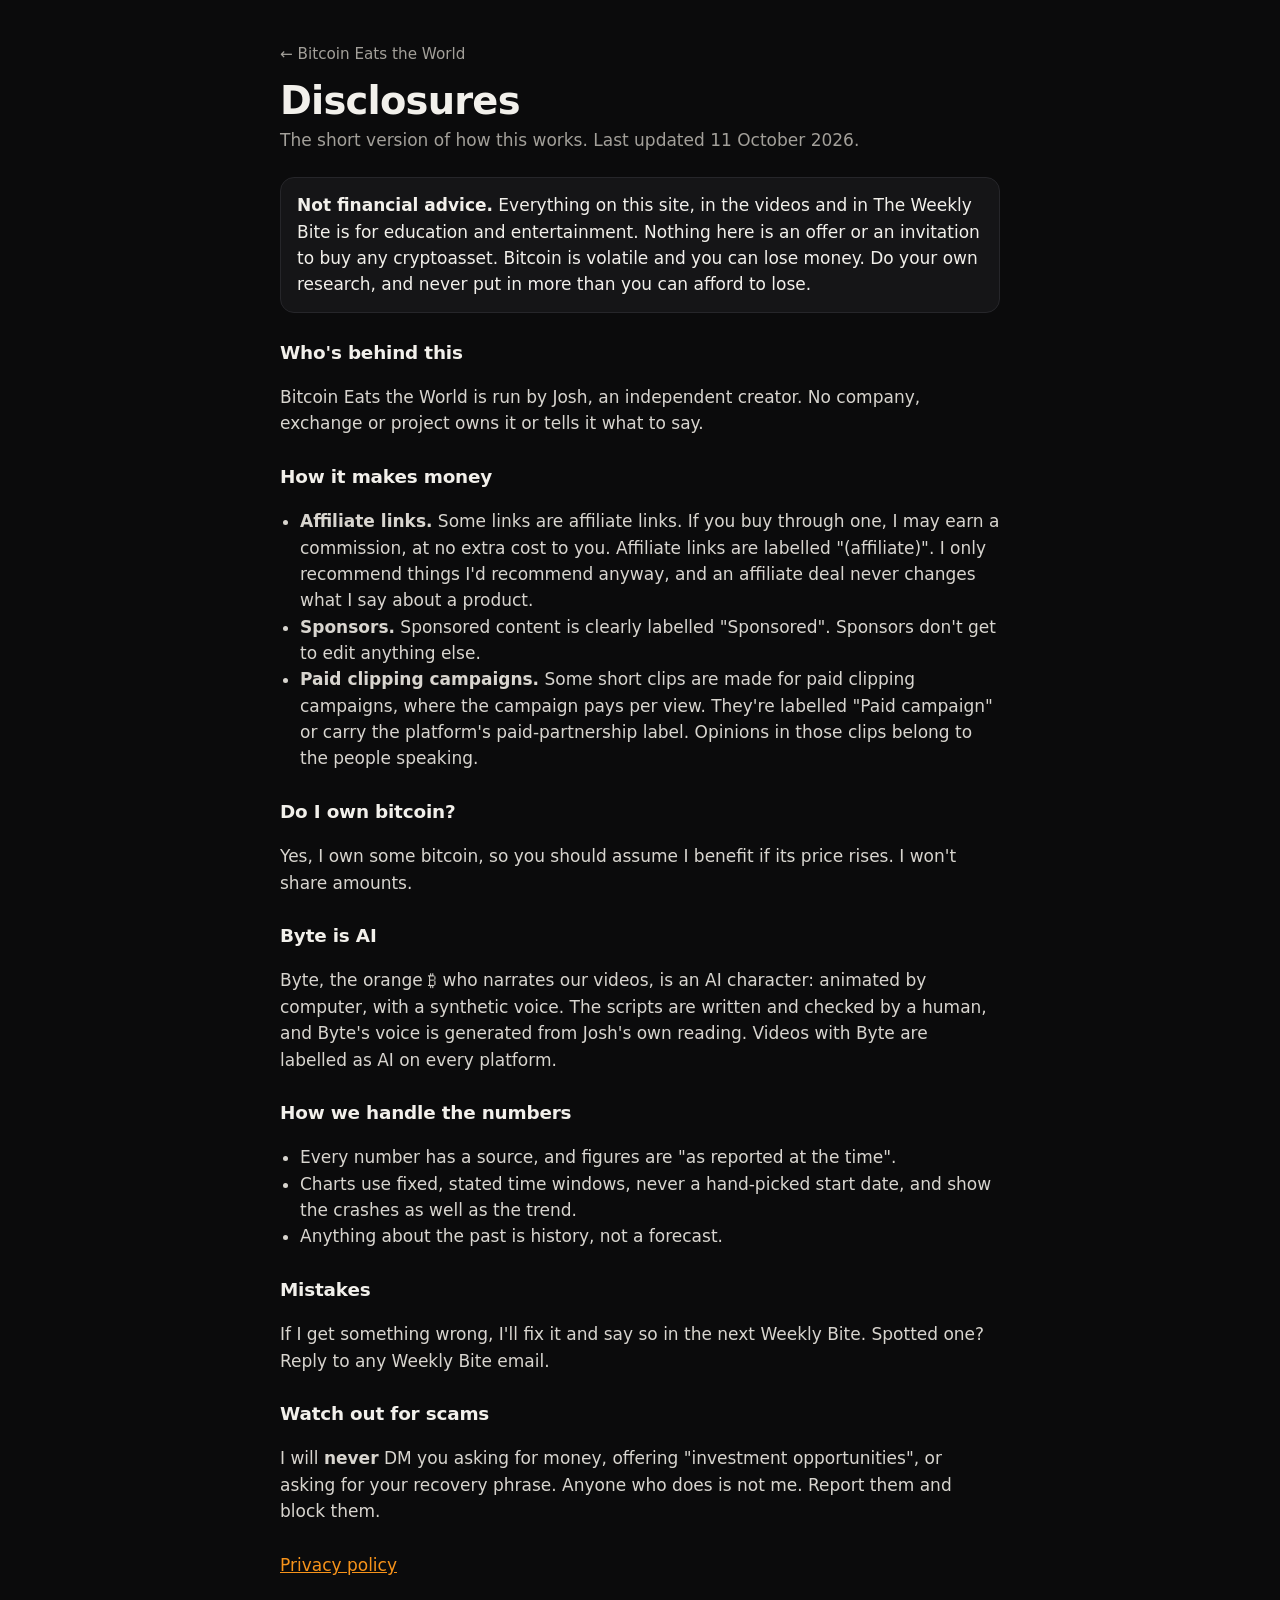
<file: disclosures.html>
<!doctype html>
<html lang="en">
<head>
  <meta charset="utf-8">
  <meta name="viewport" content="width=device-width, initial-scale=1">
  <title>Disclosures | Bitcoin Eats the World</title>
  <meta name="description" content="How Bitcoin Eats the World makes money, what's sponsored or affiliate, how Byte (our AI narrator) works, and how we handle mistakes.">
  <link rel="icon" href="brand/byte-avatar-512.png" type="image/png">
  <link rel="canonical" href="https://bitcoineatstheworld.com/disclosures">
  <link rel="stylesheet" href="styles.css?v=2">
  <style>
    .doc { padding: 40px 0 48px; }
    .doc a.home { color: var(--muted); text-decoration: none; font-size: .95rem; }
    .doc h1 { font-size: clamp(1.8rem, 6vw, 2.4rem); margin: 14px 0 6px; }
    .doc .updated { color: var(--muted); margin: 0 0 24px; }
    .doc h2 { font-size: 1.15rem; margin: 26px 0 6px; }
    .doc p, .doc li { color: #d8d5cf; }
    .doc ul { padding-left: 20px; }
    .doc .box { background: var(--panel); border: 1px solid var(--line); border-radius: var(--radius); padding: 14px 16px; margin: 18px 0; }
  </style>
</head>
<body>
<main class="wrap doc">
  <a class="home" href="./">← Bitcoin Eats the World</a>
  <h1>Disclosures</h1>
  <p class="updated">The short version of how this works. Last updated 11 October 2026.</p>

  <div class="box"><strong>Not financial advice.</strong> Everything on this site, in the videos and in The Weekly Bite is for education and entertainment. Nothing here is an offer or an invitation to buy any cryptoasset. Bitcoin is volatile and you can lose money. Do your own research, and never put in more than you can afford to lose.</div>

  <h2>Who's behind this</h2>
  <p>Bitcoin Eats the World is run by Josh, an independent creator. No company, exchange or project owns it or tells it what to say.</p>

  <h2>How it makes money</h2>
  <ul>
    <li><strong>Affiliate links.</strong> Some links are affiliate links. If you buy through one, I may earn a commission, at no extra cost to you. Affiliate links are labelled "(affiliate)". I only recommend things I'd recommend anyway, and an affiliate deal never changes what I say about a product.</li>
    <li><strong>Sponsors.</strong> Sponsored content is clearly labelled "Sponsored". Sponsors don't get to edit anything else.</li>
    <li><strong>Paid clipping campaigns.</strong> Some short clips are made for paid clipping campaigns, where the campaign pays per view. They're labelled "Paid campaign" or carry the platform's paid-partnership label. Opinions in those clips belong to the people speaking.</li>
  </ul>

  <h2>Do I own bitcoin?</h2>
  <p>Yes, I own some bitcoin, so you should assume I benefit if its price rises. I won't share amounts.</p>

  <h2>Byte is AI</h2>
  <p>Byte, the orange ₿ who narrates our videos, is an AI character: animated by computer, with a synthetic voice. The scripts are written and checked by a human, and Byte's voice is generated from Josh's own reading. Videos with Byte are labelled as AI on every platform.</p>

  <h2>How we handle the numbers</h2>
  <ul>
    <li>Every number has a source, and figures are "as reported at the time".</li>
    <li>Charts use fixed, stated time windows, never a hand-picked start date, and show the crashes as well as the trend.</li>
    <li>Anything about the past is history, not a forecast.</li>
  </ul>

  <h2>Mistakes</h2>
  <p>If I get something wrong, I'll fix it and say so in the next Weekly Bite. Spotted one? Reply to any Weekly Bite email.</p>

  <h2>Watch out for scams</h2>
  <p>I will <strong>never</strong> DM you asking for money, offering "investment opportunities", or asking for your recovery phrase. Anyone who does is not me. Report them and block them.</p>

  <p style="margin-top:28px"><a href="privacy.html">Privacy policy</a></p>
</main>
</body>
</html>
</file>
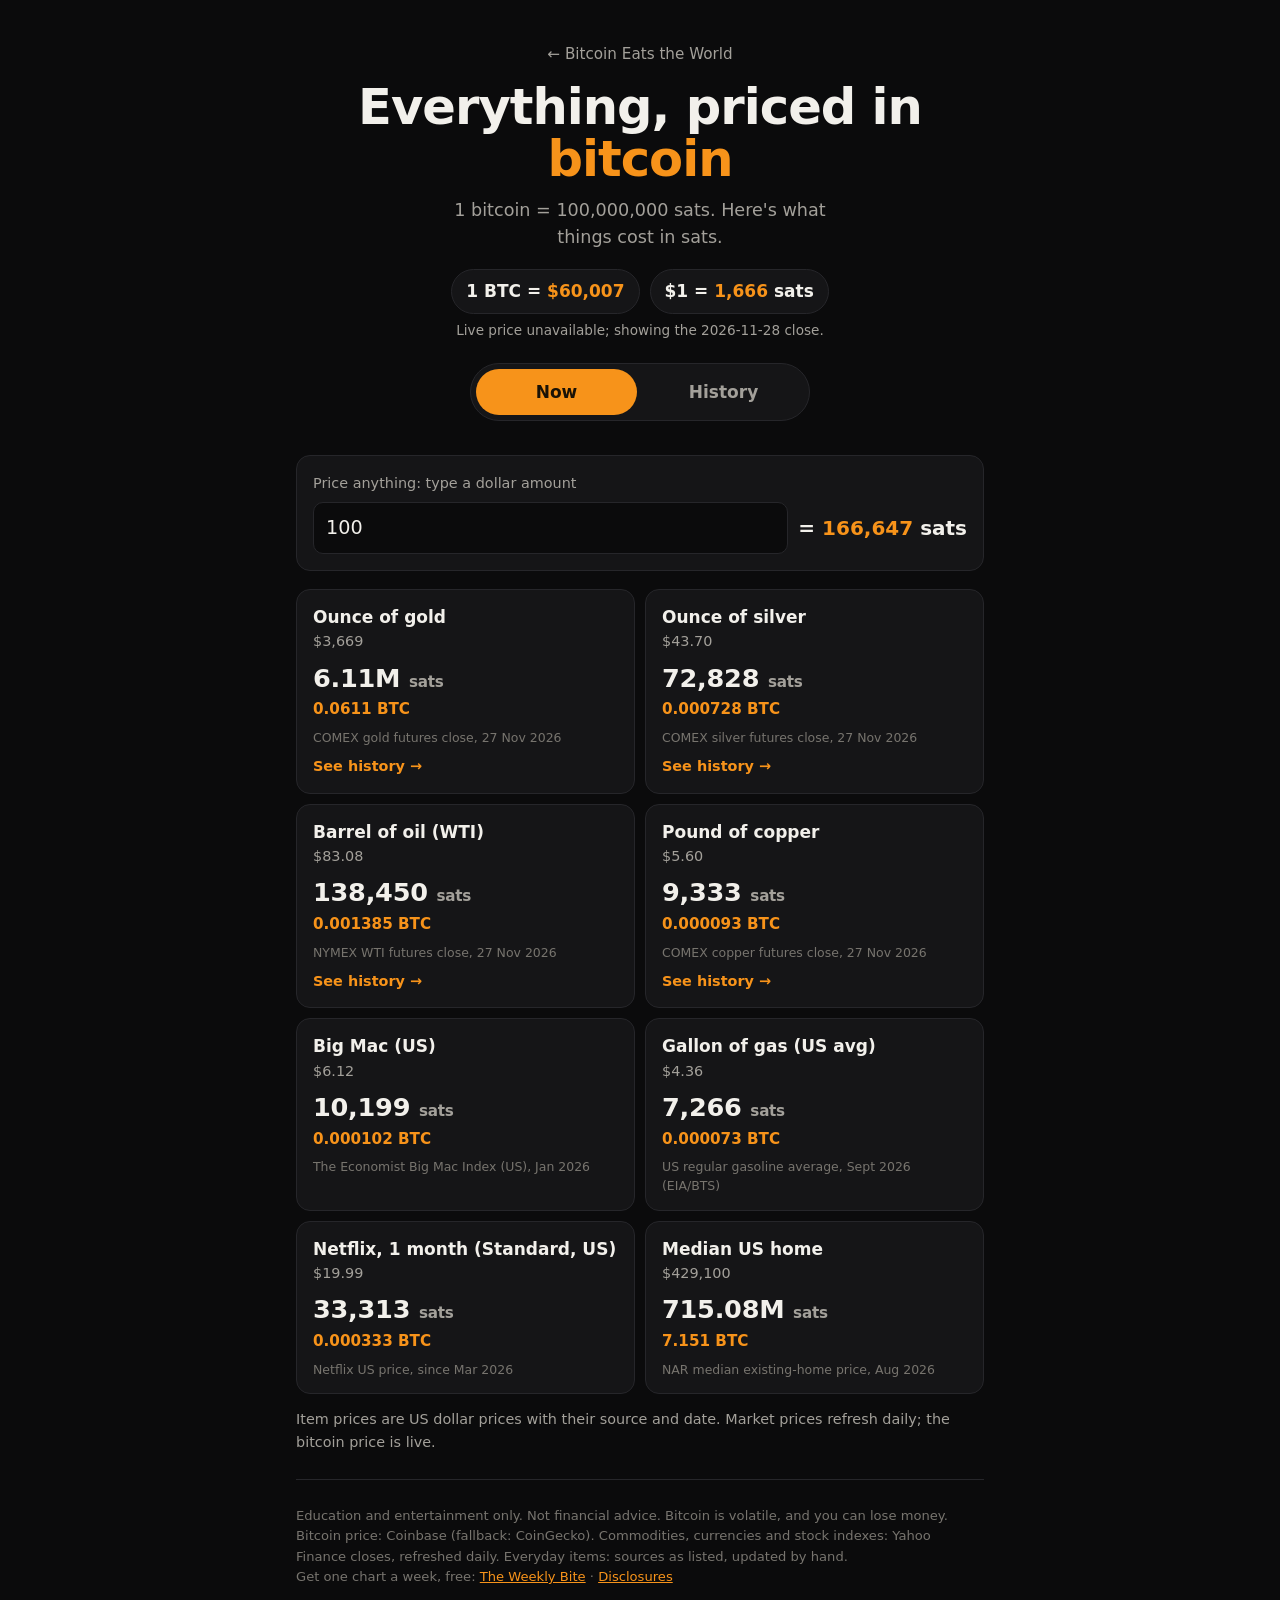
<file: prices.html>
<!doctype html>
<html lang="en">
<head>
  <meta charset="utf-8">
  <meta name="viewport" content="width=device-width, initial-scale=1">
  <title>Everything, priced in bitcoin | Bitcoin Eats the World</title>
  <meta name="description" content="Gold, oil, a Big Mac, a house: everyday things priced in sats and bitcoin, with a live bitcoin price.">
  <link rel="icon" href="brand/byte-avatar-512.png" type="image/png">
  <link rel="canonical" href="https://bitcoineatstheworld.com/prices">
  <meta property="og:title" content="Everything, priced in bitcoin">
  <meta property="og:description" content="Gold, oil, a Big Mac, a house: priced in sats, live.">
  <meta property="og:url" content="https://bitcoineatstheworld.com/prices">
  <meta property="og:image" content="https://bitcoineatstheworld.com/brand/betw-thumbnail-1200x630.png">
  <meta name="twitter:card" content="summary_large_image">
  <link rel="stylesheet" href="styles.css?v=2">
  <style>
    .top { padding: 40px 0 8px; text-align: center; }
    .top a.home { color: var(--muted); text-decoration: none; font-size: .95rem; }
    .top h1 { margin-top: 14px; }
    .ticker { display: flex; justify-content: center; gap: 10px; flex-wrap: wrap; margin: 18px 0 6px; }
    .pill { background: var(--panel); border: 1px solid var(--line); border-radius: 999px; padding: 8px 14px; font-weight: 600; }
    .pill b { color: var(--orange); }
    .stamp { color: var(--muted); font-size: .85rem; text-align: center; margin: 4px 0 0; }
    .convert { margin: 26px 0 10px; background: var(--panel); border: 1px solid var(--line); border-radius: var(--radius); padding: 16px; }
    .convert label { display: block; color: var(--muted); font-size: .9rem; margin-bottom: 8px; }
    .convert .row { display: flex; align-items: center; gap: 10px; flex-wrap: wrap; }
    .convert input { flex: 1 1 140px; min-width: 0; font: inherit; font-size: 1.2rem; padding: 10px 12px; border-radius: 10px;
      border: 1px solid var(--line); background: var(--bg); color: var(--text); }
    .convert output { font-size: 1.25rem; font-weight: 700; }
    .convert output b { color: var(--orange); }
    .grid { display: grid; grid-template-columns: 1fr; gap: 10px; margin: 18px 0 8px; }
    @media (min-width: 560px) { .grid { grid-template-columns: 1fr 1fr; } }
    .card { background: var(--panel); border: 1px solid var(--line); border-radius: var(--radius); padding: 14px 16px; }
    .card .name { font-weight: 700; }
    .card .usd { color: var(--muted); font-size: .9rem; }
    .card .sats { font-size: 1.6rem; font-weight: 800; letter-spacing: -0.01em; margin-top: 6px; }
    .card .sats small { font-size: .95rem; font-weight: 600; color: var(--muted); }
    .card .btc { color: var(--orange); font-weight: 600; font-size: .95rem; }
    .card .src { color: #77746e; font-size: .78rem; margin-top: 6px; }
    .note { color: var(--muted); font-size: .9rem; }
    .tabs { display: flex; gap: 6px; background: var(--panel); border: 1px solid var(--line); border-radius: 999px; padding: 5px; margin: 22px auto 0; max-width: 340px; }
    .tabs button { flex: 1; font: inherit; font-weight: 700; padding: 10px 0; border: 0; border-radius: 999px; background: transparent; color: var(--muted); cursor: pointer; }
    .tabs button[aria-selected="true"] { background: var(--orange); color: var(--orange-ink); }
    .card a.hist { display: inline-block; margin-top: 8px; font-weight: 600; font-size: .9rem; text-decoration: none; }
    .hcard { background: var(--panel); border: 1px solid var(--line); border-radius: var(--radius); padding: 14px 16px; margin: 12px 0; scroll-margin-top: 16px; }
    .hcard h3 { margin: 0 0 2px; font-size: 1.1rem; }
    .hcard .big { font-size: 1.05rem; margin: 2px 0 8px; }
    .hcard .big b { color: var(--orange); }
    .hcard svg { width: 100%; height: auto; display: block; }
    .steps { display: grid; grid-template-columns: repeat(4, 1fr); gap: 6px; margin-top: 10px; }
    .steps div { background: var(--bg); border: 1px solid var(--line); border-radius: 10px; padding: 8px 6px; text-align: center; }
    .steps span { display: block; color: var(--muted); font-size: .75rem; }
    .steps b { font-size: .95rem; }
    .dip { color: var(--muted); font-size: .85rem; margin-top: 8px; }
    .intro { color: var(--muted); margin: 18px 0 4px; }
    details.read { background: var(--panel); border: 1px solid var(--line); border-radius: var(--radius); padding: 12px 16px; margin: 12px 0; }
    details.read summary { font-weight: 700; cursor: pointer; }
    details.read ul { margin: 10px 0 2px; padding-left: 20px; color: var(--muted); }
    details.read li { margin: 6px 0; }
    details.read b { color: var(--text); }
    .chips { display: flex; gap: 6px; flex-wrap: wrap; margin: 16px 0 6px; }
    .chips button { font: inherit; font-weight: 700; font-size: .92rem; padding: 8px 14px; border-radius: 999px; border: 1px solid var(--line);
      background: var(--panel); color: var(--muted); cursor: pointer; }
    .chips button[aria-pressed="true"] { border-color: var(--orange); color: var(--orange); }
    .how { color: #77746e; font-size: .82rem; margin: 6px 0 0; }
    .gnote { color: var(--muted); font-size: .9rem; margin: 10px 0 0; }
    table.mk { width: 100%; border-collapse: collapse; font-size: .9rem; margin-top: 10px; }
    table.mk th { text-align: right; color: #77746e; font-weight: 600; font-size: .75rem; padding: 6px 4px; border-bottom: 1px solid var(--line); }
    table.mk th:first-child, table.mk td:first-child { text-align: left; }
    table.mk td { text-align: right; padding: 8px 4px; border-bottom: 1px solid var(--line); white-space: nowrap; font-variant-numeric: tabular-nums; }
    table.mk td:first-child { white-space: normal; font-weight: 600; }
    table.mk tr { cursor: pointer; }
    table.mk tr.sel td { color: var(--orange); }
    table.mk td.dn { color: #7fbf7f; } table.mk td.up { color: #e07a6a; }
    @media (max-width: 480px) { table.mk .wide { display: none; } }
    footer { color: #77746e; font-size: .82rem; padding: 26px 0 40px; border-top: 1px solid var(--line); margin-top: 26px; }
  </style>
</head>
<body>
<main class="wrap">
  <header class="top">
    <a class="home" href="./">← Bitcoin Eats the World</a>
    <h1>Everything, priced in <span>bitcoin</span></h1>
    <p class="lede">1 bitcoin = 100,000,000 sats. Here's what things cost in sats.</p>
    <div class="ticker">
      <div class="pill">1 BTC = <b id="btcusd">…</b></div>
      <div class="pill">$1 = <b id="satsper">…</b> sats</div>
    </div>
    <p class="stamp" id="stamp">Loading the live bitcoin price…</p>
    <div class="tabs" role="tablist">
      <button role="tab" id="t-now" aria-selected="true" onclick="show('now')">Now</button>
      <button role="tab" id="t-history" aria-selected="false" onclick="show('history')">History</button>
    </div>
  </header>

  <div id="tab-now">

  <section class="convert" aria-label="Convert dollars to sats">
    <label for="usd">Price anything: type a dollar amount</label>
    <div class="row">
      <input id="usd" type="number" inputmode="decimal" min="0" step="any" value="100">
      <output id="usdout" for="usd">…</output>
    </div>
  </section>

  <div class="grid" id="grid"></div>
  <p class="note">Item prices are US dollar prices with their source and date. Market prices refresh daily; the bitcoin price is live.</p>
  </div>

  <div id="tab-history" hidden>
    <p class="intro">What things have cost <b>in sats</b>, month by month since bitcoin's data starts (Sep 2014). Over most long stretches, nearly everything got cheaper in sats. Not every stretch, though: the bumps are Bitcoin's crashes, and the table counts how often the cost went the other way. History, not a forecast.</p>
    <details class="read">
      <summary>How to read this (the honest version)</summary>
      <ul>
        <li><b>It's mostly one fact, seen many ways.</b> An item's price in sats is its dollar price divided by bitcoin's dollar price. When everything gets cheaper in sats, that's mostly bitcoin's price rising, not each item changing. 55 lines going down is not 55 proofs.</li>
        <li><b>Fixed windows, no cherry-picking.</b> Every line starts in Sep 2014, where the bitcoin data starts. "Last 4 years" and "last year" are always the latest 48 and 12 months, whichever way they went. The last column counts every 4-year window where the cost went the <i>other</i> way.</li>
        <li><b>Lists picked by a rule,</b> not by how bitcoin looks against them (each list says its rule). Nothing gets dropped for looking bad.</li>
        <li><b>The bumps are crashes.</b> When bitcoin falls, things suddenly cost more sats. That's shown, not hidden.</li>
        <li><b>History, not a forecast.</b> You still pay rent in your own currency, and bitcoin can fall 50% or more against it.</li>
      </ul>
    </details>
    <div class="chips" role="group" aria-label="Choose a list" id="chips"></div>
    <div class="hcard" id="group"></div>
    <p class="note" id="dstamp">Month-end closes; the latest month is partial. "Now" uses the live bitcoin price.</p>
  </div>

  <footer>
    Education and entertainment only. Not financial advice. Bitcoin is volatile, and you can lose money.<br>
    Bitcoin price: Coinbase (fallback: CoinGecko). Commodities, currencies and stock indexes: Yahoo Finance closes, refreshed daily. Everyday items: sources as listed, updated by hand.<br>
    Get one chart a week, free: <a href="./#newsletter">The Weekly Bite</a> · <a href="disclosures.html">Disclosures</a>
  </footer>
</main>

<script>
// Item prices in USD. Keep each one sourced and dated. "check": true = verify before publishing.
const ITEMS = [
  // market items: price and date come from data/markets.json (refreshed daily); usd here is only the fallback
  { name: "Ounce of gold", hist: "gold",            usd: 4162.30, src: "COMEX gold futures close", asof: "2 Oct 2026" },
  { name: "Ounce of silver", hist: "silver",          usd: 59.98,   src: "COMEX silver futures close", asof: "2 Oct 2026" },
  { name: "Barrel of oil (WTI)", hist: "oil",      usd: 91.11,   src: "NYMEX WTI futures close", asof: "2 Oct 2026" },
  { name: "Pound of copper", hist: "copper",          usd: 6.49,    src: "COMEX copper futures close", asof: "2 Oct 2026" },
  { name: "Big Mac (US)",             usd: 6.12,    src: "The Economist Big Mac Index (US), Jan 2026" },
  { name: "Gallon of gas (US avg)",   usd: 4.36,    src: "US regular gasoline average, Sept 2026 (EIA/BTS)" },
  { name: "Netflix, 1 month (Standard, US)", usd: 19.99, src: "Netflix US price, since Mar 2026" },
  { name: "Median US home",           usd: 429100,  src: "NAR median existing-home price, Aug 2026" },
];
const FALLBACK = { usd: 84881, when: "3 Oct 2026 close" };   // used only if both live sources fail

const fmtUSD = n => n >= 1000 ? "$" + Math.round(n).toLocaleString("en-US") : "$" + n.toFixed(2);
const fmtSats = n => n >= 1e6 ? (n / 1e6).toLocaleString("en-US", { maximumFractionDigits: 2 }) + "M" : Math.round(n).toLocaleString("en-US");
const fmtBTC = n => n >= 1 ? n.toLocaleString("en-US", { maximumFractionDigits: 3 }) : n.toFixed(n >= 0.01 ? 4 : 6);

async function livePrice() {
  try {
    const r = await fetch("https://api.coinbase.com/v2/prices/BTC-USD/spot", { cache: "no-store" });
    const j = await r.json(); const v = parseFloat(j.data.amount); if (v > 0) return { usd: v, from: "Coinbase" };
  } catch (e) {}
  try {
    const r = await fetch("https://api.coingecko.com/api/v3/simple/price?ids=bitcoin&vs_currencies=usd", { cache: "no-store" });
    const j = await r.json(); const v = j.bitcoin.usd; if (v > 0) return { usd: v, from: "CoinGecko" };
  } catch (e) {}
  return null;
}

function render(btcUsd) {
  document.getElementById("btcusd").textContent = fmtUSD(btcUsd);
  document.getElementById("satsper").textContent = Math.round(1e8 / btcUsd).toLocaleString("en-US");
  const grid = document.getElementById("grid"); grid.innerHTML = "";
  for (const it of ITEMS) {
    const btc = it.usd / btcUsd, sats = btc * 1e8;
    const el = document.createElement("div"); el.className = "card";
    el.innerHTML = `<div class="name">${it.name}</div><div class="usd">${fmtUSD(it.usd)}</div>
      <div class="sats">${fmtSats(sats)} <small>sats</small></div>
      <div class="btc">${fmtBTC(btc)} BTC</div><div class="src">${it.src}${it.asof ? ", " + it.asof : ""}</div>
      ${it.hist ? `<a class="hist" href="#history/commodities/${it.hist}" onclick="openItem('commodities','${it.hist}');return false;">See history →</a>` : ""}`;
    grid.appendChild(el);
  }
  const inp = document.getElementById("usd"), out = document.getElementById("usdout");
  const conv = () => { const v = parseFloat(inp.value) || 0; out.innerHTML = `= <b>${fmtSats(v / btcUsd * 1e8)}</b> sats`; };
  inp.oninput = conv; conv();
}

function show(tab, anchor) {
  for (const t of ["now", "history"]) {
    document.getElementById("tab-" + t).hidden = t !== tab;
    document.getElementById("t-" + t).setAttribute("aria-selected", t === tab);
  }
  if (tab === "history") { if (MK) renderGroup(); } else history.replaceState(null, "", "#");
  if (anchor) setTimeout(() => document.getElementById(anchor)?.scrollIntoView({ block: "start" }), 30);
  else window.scrollTo({ top: 0 });
}

const fmtShort = n => n >= 1e9 ? (n / 1e9).toFixed(n >= 1e10 ? 0 : 1) + "B" : n >= 1e6 ? (n / 1e6).toFixed(n >= 1e7 ? 0 : 1) + "M"
  : n >= 1e3 ? (n / 1e3).toFixed(n >= 1e4 ? 0 : 1) + "K" : String(n);
const monthName = m => new Date(m + "-15").toLocaleDateString("en-US", { month: "short", year: "numeric" });

let MK = null, btcLive = null, view = { g: "commodities", id: null };
const COLORS = "#5f5c57";

// Lines are indexed: 100% = what the item cost in sats in its first month (Sep 2014). Log scale, so a halving looks the same everywhere.
function groupChart(items, selId) {
  const W = 340, H = 200, L = 40, R = 8, T = 8, B = 22;
  const lines = items.map(it => ({ id: it.id, pts: it.series.map(p => [p[0], p[1] / it.series[0][1] * 100]) }));
  const all = lines.flatMap(l => l.pts.map(p => p[1]));
  const lo = Math.min(...all) * 0.8, hi = Math.max(...all) * 1.25;
  const months = items[0].series.map(p => p[0]);
  const t0 = Date.parse(months[0] + "-15"), t1 = Date.parse(months.at(-1) + "-15");
  const x = m => L + (Date.parse(m + "-15") - t0) / (t1 - t0) * (W - L - R);
  const y = v => T + (Math.log(hi) - Math.log(v)) / (Math.log(hi) - Math.log(lo)) * (H - T - B);
  let g = "";
  for (let e = Math.ceil(Math.log10(lo)); e <= Math.floor(Math.log10(hi)); e++) {
    const v = 10 ** e, yy = y(v).toFixed(1);
    g += `<line x1="${L}" x2="${W - R}" y1="${yy}" y2="${yy}" stroke="#26262a"/><text x="${L - 5}" y="${+yy + 4}" fill="#a3a09a" font-size="10" text-anchor="end">${v >= 1 ? v : v.toFixed(-e)}%</text>`;
  }
  for (const yr of [2016, 2018, 2020, 2022, 2024, 2026]) {
    const xx = x(yr + "-01"); if (xx > L && xx < W - R) g += `<text x="${xx.toFixed(1)}" y="${H - 6}" fill="#a3a09a" font-size="10" text-anchor="middle">${yr}</text>`;
  }
  const path = l => l.pts.map((p, i) => (i ? "L" : "M") + x(p[0]).toFixed(1) + " " + y(p[1]).toFixed(1)).join(" ");
  const others = lines.filter(l => l.id !== selId).map(l => `<path d="${path(l)}" fill="none" stroke="${COLORS}" stroke-width="1" opacity=".55"/>`).join("");
  const sel = lines.find(l => l.id === selId), last = sel.pts.at(-1);
  return `<svg viewBox="0 0 ${W} ${H}" role="img" aria-label="Cost in sats over time, as a percent of the 2014 cost, log scale">${g}${others}
    <path d="${path(sel)}" fill="none" stroke="#f7931a" stroke-width="2.2"/><circle cx="${x(last[0]).toFixed(1)}" cy="${y(last[1]).toFixed(1)}" r="3.5" fill="#fff"/></svg>`;
}

function stats(s) {
  const first = s[0], last = s.at(-1), ago = s[Math.max(0, s.length - 49)], yr = s[Math.max(0, s.length - 13)];
  let lowSoFar = s[0], worst = { r: 1 };   // biggest rise in sats after a low = a Bitcoin crash
  for (const p of s) { if (p[1] < lowSoFar[1]) lowSoFar = p; const r = p[1] / lowSoFar[1]; if (r > worst.r) worst = { r, from: lowSoFar[0], to: p[0] }; }
  let up = 0, n = 0;
  for (let i = 0; i + 48 < s.length; i++) { n++; if (s[i + 48][1] >= s[i][1]) up++; }   // every rolling 4-year window
  return { first, last, ago, worst, up, n, since: last[1] / first[1] - 1, four: last[1] / ago[1] - 1, one: last[1] / yr[1] - 1 };
}
const pct = c => { const v = c * 100, a = Math.abs(v); return (v > 0 ? "+" : "−") + (a >= 99 && a < 100 ? a.toFixed(1) : Math.round(a)) + "%"; };
const satsNow = it => it.usd / (btcLive || MK.btc.usd) * 1e8;
const fmtSmall = n => n >= 1e6 ? fmtSats(n) : n >= 100 ? Math.round(n).toLocaleString("en-US") : n.toPrecision(3);

const GNOTE = {
  commodities: "Each line is one unit (ounce, barrel, bushel…) of a front-month futures contract, priced in sats.",
  currencies: "One unit of each currency, priced in sats. These lines move almost together: currencies moved little against each other compared with how much bitcoin moved against all of them. That's one fact, not 20.",
  indexes: "One unit of each index (its level, converted to dollars), priced in sats. Price only: with dividends reinvested, stocks would look a bit better than this.",
};

function renderGroup() {
  const g = MK.groups[view.g], items = g.items;
  if (!items.find(i => i.id === view.id)) view.id = items[0].id;
  document.getElementById("chips").innerHTML = Object.entries(MK.groups).map(([k, v]) =>
    `<button aria-pressed="${k === view.g}" onclick="view={g:'${k}',id:null};renderGroup()">${v.title}</button>`).join("");
  const it = items.find(i => i.id === view.id), st = stats(it.series);
  const rows = items.map(i => { const t = stats(i.series); return `<tr class="${i.id === view.id ? "sel" : ""}" onclick="view.id='${i.id}';renderGroup()">
      <td>${i.name}</td><td>${fmtSmall(satsNow(i))}</td><td class="${t.since < 0 ? "dn" : "up"}">${pct(t.since)}</td>
      <td class="${t.four < 0 ? "dn" : "up"}">${pct(t.four)}</td><td class="${t.one < 0 ? "dn" : "up"}">${pct(t.one)}</td><td class="wide">${t.up} of ${t.n}</td></tr>`; }).join("");
  document.getElementById("group").innerHTML = `<h3>${it.name} <span style="color:var(--muted);font-weight:600;font-size:.9rem">· ${view.g === "indexes" ? it.unit : "1 " + it.unit}</span></h3>
    <div class="big">${fmtSmall(st.first[1])} sats in ${monthName(st.first[0])} → <b>${fmtSmall(satsNow(it))} sats</b> now</div>
    ${groupChart(items, it.id)}
    <div class="dip">Orange: ${it.name}. Grey: the rest of the list. 100% = its cost in sats in ${monthName(st.first[0])}.<br>
    Worst stretch: the cost in sats rose ${st.worst.r.toFixed(1)}× from ${monthName(st.worst.from)} to ${monthName(st.worst.to)}, during a Bitcoin crash.
    4-year windows where it cost <i>more</i> sats: ${st.up ? `${st.up} of ${st.n}` : `none of ${st.n}`}.</div>
    <p class="gnote">${GNOTE[view.g]}</p>
    <table class="mk"><thead><tr><th>Tap a row</th><th>Sats now</th><th>Since 2014</th><th>Last 4 yrs</th><th>Last year</th><th class="wide">4-yr windows up</th></tr></thead><tbody>${rows}</tbody></table>
    <p class="how">How this list was picked: ${g.how}</p>`;
  history.replaceState(null, "", `#history/${view.g}/${view.id}`);
}

function openItem(g, id) { view = { g, id }; show("history"); }

async function loadMarkets() {
  try { MK = await (await fetch("data/markets.json", { cache: "no-store" })).json(); } catch (e) { return; }
  const com = Object.fromEntries(MK.groups.commodities.items.map(i => [i.id, i]));
  for (const it of ITEMS) if (it.hist && com[it.hist]) {
    it.usd = com[it.hist].usd;
    it.asof = new Date(com[it.hist].asof + "T12:00").toLocaleDateString("en-GB", { day: "numeric", month: "short", year: "numeric" });
  }
  document.getElementById("dstamp").textContent = `Month-end closes; the latest month is partial. Market data refreshed ${MK.updated}. "Sats now" uses the live bitcoin price.`;
}

(async () => {
  render(FALLBACK.usd);
  const [live] = await Promise.all([livePrice(), loadMarkets()]);
  const stamp = document.getElementById("stamp");
  if (live) { btcLive = live.usd; render(live.usd); stamp.textContent = `Live from ${live.from}, ${new Date().toLocaleTimeString([], { hour: "2-digit", minute: "2-digit" })}`; }
  else { render(MK ? MK.btc.usd : FALLBACK.usd); stamp.textContent = MK ? `Live price unavailable; showing the ${MK.btc.asof} close.` : `Live price unavailable; showing the ${FALLBACK.when}.`; }
  const h = location.hash.split("/");
  if (h[0] === "#history" && MK) { if (MK.groups[h[1]]) view = { g: h[1], id: h[2] || null }; show("history"); }
  setInterval(async () => { const l = await livePrice(); if (l) { btcLive = l.usd; render(l.usd); if (!document.getElementById("tab-history").hidden) renderGroup();
    stamp.textContent = `Live from ${l.from}, ${new Date().toLocaleTimeString([], { hour: "2-digit", minute: "2-digit" })}`; } }, 60000);
})();
</script>
</body>
</html>
</file>
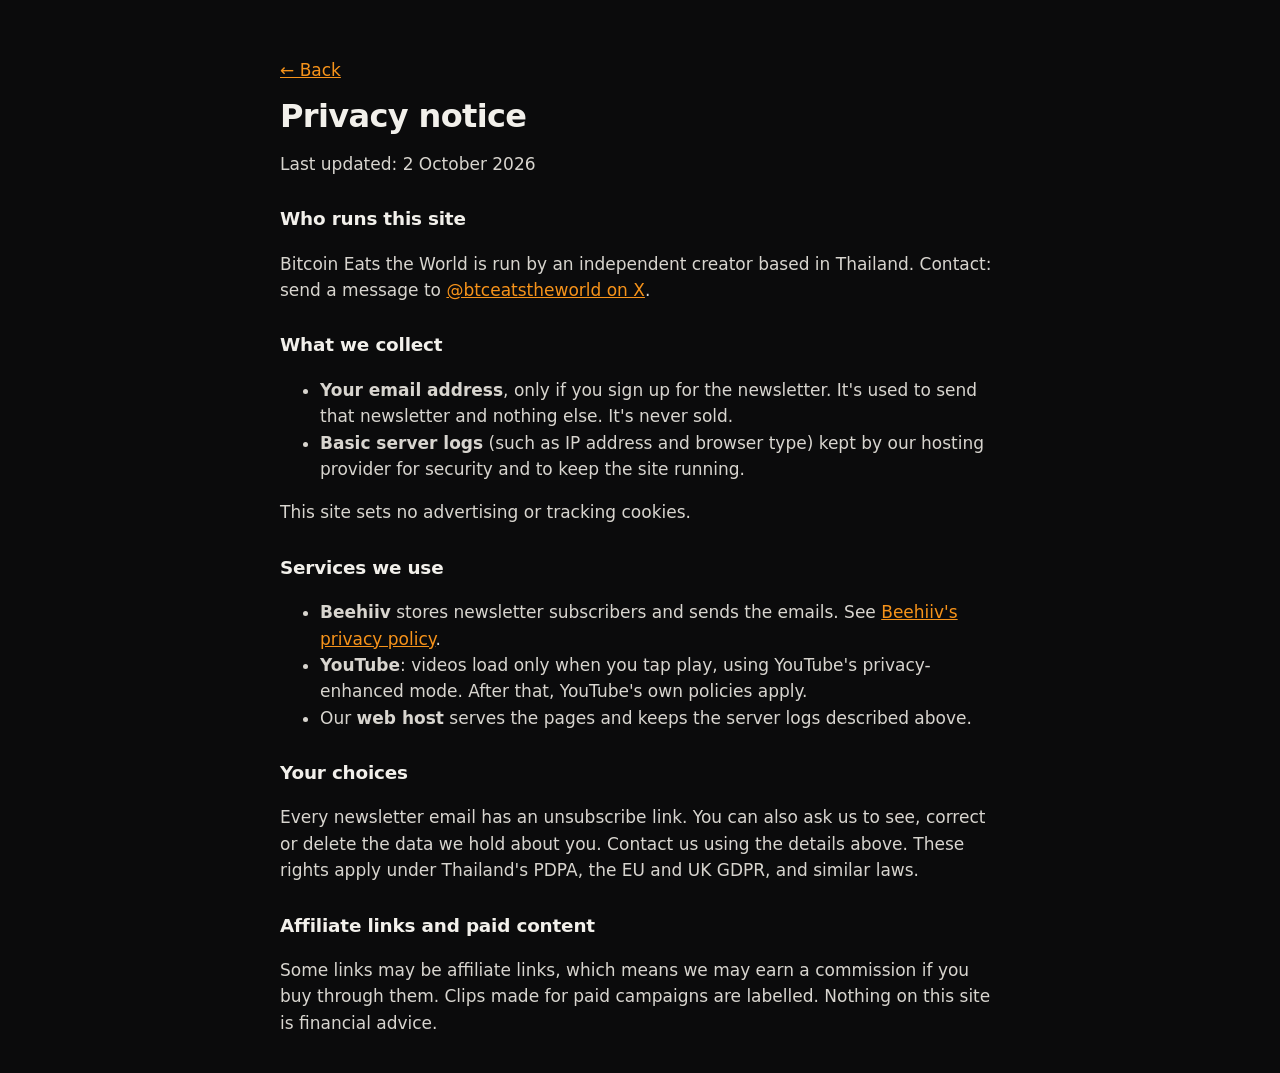
<file: privacy.html>
<!doctype html>
<html lang="en">
<head>
  <meta charset="utf-8">
  <meta name="viewport" content="width=device-width, initial-scale=1">
  <title>Privacy Notice · Bitcoin Eats the World</title>
  <meta name="robots" content="noindex">
  <link rel="icon" href="brand/byte-avatar-32.png" sizes="32x32" type="image/png">
  <link rel="icon" href="brand/byte-avatar-512.png" sizes="512x512" type="image/png">
  <link rel="stylesheet" href="styles.css?v=2">
</head>
<body>
  <main class="wrap doc">
    <p><a href="./">← Back</a></p>
    <h1>Privacy notice</h1>
    <p>Last updated: 2 October 2026</p>

    <h2>Who runs this site</h2>
    <p>Bitcoin Eats the World is run by an independent creator based in Thailand. Contact: send a message to <a href="https://x.com/btceatstheworld" rel="noopener" target="_blank">@btceatstheworld on X</a>.</p>

    <h2>What we collect</h2>
    <ul>
      <li><strong>Your email address</strong>, only if you sign up for the newsletter. It's used to send that newsletter and nothing else. It's never sold.</li>
      <li><strong>Basic server logs</strong> (such as IP address and browser type) kept by our hosting provider for security and to keep the site running.</li>
    </ul>
    <p>This site sets no advertising or tracking cookies.</p>

    <h2>Services we use</h2>
    <ul>
      <li><strong>Beehiiv</strong> stores newsletter subscribers and sends the emails. See <a href="https://www.beehiiv.com/privacy" rel="noopener" target="_blank">Beehiiv's privacy policy</a>.</li>
      <li><strong>YouTube</strong>: videos load only when you tap play, using YouTube's privacy-enhanced mode. After that, YouTube's own policies apply.</li>
      <li>Our <strong>web host</strong> serves the pages and keeps the server logs described above.</li>
    </ul>

    <h2>Your choices</h2>
    <p>Every newsletter email has an unsubscribe link. You can also ask us to see, correct or delete the data we hold about you. Contact us using the details above. These rights apply under Thailand's PDPA, the EU and UK GDPR, and similar laws.</p>

    <h2>Affiliate links and paid content</h2>
    <p>Some links may be affiliate links, which means we may earn a commission if you buy through them. Clips made for paid campaigns are labelled. Nothing on this site is financial advice.</p>
  </main>
</body>
</html>
</file>
<file: styles.css>
:root {
  --bg: #0b0b0c;
  --panel: #151517;
  --line: #26262a;
  --text: #f2f0eb;
  --muted: #a3a09a;
  --orange: #f7931a;
  --orange-ink: #1a1206;
  --radius: 14px;
  --max: 720px;
  color-scheme: dark;
}

* { box-sizing: border-box; }

html { -webkit-text-size-adjust: 100%; }

body {
  margin: 0;
  background: var(--bg);
  color: var(--text);
  font: 17px/1.55 "Inter", system-ui, -apple-system, "Segoe UI", Roboto, sans-serif;
}

a { color: var(--orange); }

.wrap { max-width: var(--max); margin: 0 auto; padding: 0 16px; }

/* Hero */
.hero { padding: 56px 0 28px; text-align: center; }
.mark {
  width: 76px; height: 76px; margin: 0 auto 18px; display: block;
  border-radius: 20px;
}
h1 {
  font-size: clamp(2rem, 7vw, 3.1rem); line-height: 1.05; margin: 0 0 12px;
  letter-spacing: -0.02em; font-weight: 800;
}
h1 span { color: var(--orange); }
.lede { color: var(--muted); font-size: 1.1rem; margin: 0 auto; max-width: 34ch; }

/* Social buttons */
.socials {
  display: grid; grid-template-columns: repeat(2, 1fr); gap: 10px;
  margin: 28px 0 8px;
}
.socials a {
  display: flex; align-items: center; justify-content: center; gap: 10px;
  padding: 14px 12px; border-radius: var(--radius);
  background: var(--panel); border: 1px solid var(--line);
  color: var(--text); text-decoration: none; font-weight: 600;
  transition: border-color .15s, transform .15s;
}
.socials a:hover { border-color: var(--orange); transform: translateY(-1px); }
.socials svg { width: 22px; height: 22px; flex: none; }

/* Sections */
section { padding: 36px 0; border-top: 1px solid var(--line); }
h2 { font-size: 1.45rem; margin: 0 0 6px; letter-spacing: -0.01em; }
.sub { color: var(--muted); margin: 0 0 20px; }

/* Signup */
.signup {
  background: linear-gradient(160deg, #1d1609, var(--panel) 60%);
  border: 1px solid #3a2a12; border-radius: var(--radius);
  padding: 24px 20px;
}
.signup .sub { margin-bottom: 14px; }
.signup-slot { min-height: 60px; }
.signup-fallback {
  display: flex; flex-wrap: wrap; align-items: center; gap: 10px; color: var(--muted);
}
.btn {
  display: inline-block; padding: 12px 18px; border-radius: 10px;
  background: var(--orange); color: var(--orange-ink); font-weight: 700; text-decoration: none;
}
.fineprint { color: var(--muted); font-size: .85rem; margin: 12px 0 0; }

/* Clips */
.clips {
  display: grid; gap: 12px; max-width: 460px; margin: 0 auto;
  grid-template-columns: repeat(auto-fit, minmax(140px, 1fr));
}
.clip {
  position: relative; aspect-ratio: 9 / 16; border-radius: var(--radius); overflow: hidden;
  background: #000; border: 1px solid var(--line);
}
.clip button {
  all: unset; cursor: pointer; position: absolute; inset: 0; display: block;
}
.clip img { width: 100%; height: 100%; object-fit: cover; display: block; opacity: .9; }
.clip .play {
  position: absolute; left: 50%; top: 50%; width: 60px; height: 60px; margin: -30px 0 0 -30px;
  border-radius: 50%; background: rgba(0,0,0,.55); display: grid; place-items: center;
}
.clip .play::after {
  content: ""; border-left: 18px solid #fff; border-top: 11px solid transparent;
  border-bottom: 11px solid transparent; margin-left: 5px;
}
.clip .cap {
  position: absolute; left: 0; right: 0; bottom: 0; padding: 28px 10px 10px;
  background: linear-gradient(transparent, rgba(0,0,0,.85));
  font-size: .82rem; line-height: 1.3; font-weight: 600;
}
.clip .tag {
  position: absolute; top: 8px; left: 8px; font-size: .7rem; font-weight: 700;
  background: rgba(0,0,0,.7); padding: 3px 7px; border-radius: 6px; color: var(--muted);
}
.clip iframe { position: absolute; inset: 0; width: 100%; height: 100%; border: 0; }

/* Start here cards */
.cards { display: grid; gap: 10px; }
.card {
  background: var(--panel); border: 1px solid var(--line); border-radius: var(--radius);
  padding: 16px 18px;
}
.card h3 { margin: 0 0 4px; font-size: 1.05rem; }
.card p { margin: 0; color: var(--muted); font-size: .95rem; }
.card a { font-weight: 600; }

/* Footer */
footer {
  border-top: 1px solid var(--line); padding: 28px 0 48px; color: var(--muted); font-size: .85rem;
}
footer p { margin: 0 0 8px; }

/* Plain text pages */
.doc { padding: 40px 0 20px; }
.doc h1 { font-size: 2rem; text-align: left; }
.doc h2 { margin-top: 28px; font-size: 1.15rem; }
.doc p, .doc li { color: #d8d5cf; }

@media (min-width: 640px) {
  .socials { grid-template-columns: repeat(4, 1fr); }
}

/* Beehiiv's form iframe: matching color-scheme lets its transparent background show through on this dark page */
.signup-slot iframe { color-scheme: normal; }

/* Live "priced in bitcoin" panel (home hero) */
.live { border: 1px solid #3a2a12; border-radius: var(--radius); padding: 22px 16px; margin: 26px 0 8px;
  background: linear-gradient(160deg, #1d1609, var(--panel) 60%); }
.live-big { font-size: clamp(1.5rem, 6vw, 2.2rem); font-weight: 800; margin: 0; letter-spacing: -0.01em; }
.live-big b { color: var(--orange); }
.live-was { color: var(--muted); margin: 6px 0 14px; }
.live-was b { color: var(--text); }
.live-t { width: 100%; border-collapse: collapse; font-size: .95rem; font-variant-numeric: tabular-nums; }
.live-t th { color: #77746e; font-weight: 600; font-size: .75rem; padding: 6px 4px; border-bottom: 1px solid var(--line); text-align: right; }
.live-t td { padding: 9px 4px; border-bottom: 1px solid var(--line); text-align: right; white-space: nowrap; }
.live-t th:first-child, .live-t td:first-child { text-align: left; white-space: normal; font-weight: 600; }
.live-t td.dn { color: #7fbf7f; } .live-t td.up { color: #e07a6a; }
.live-note { color: #77746e; font-size: .8rem; margin: 10px 0 0; }
</file>
